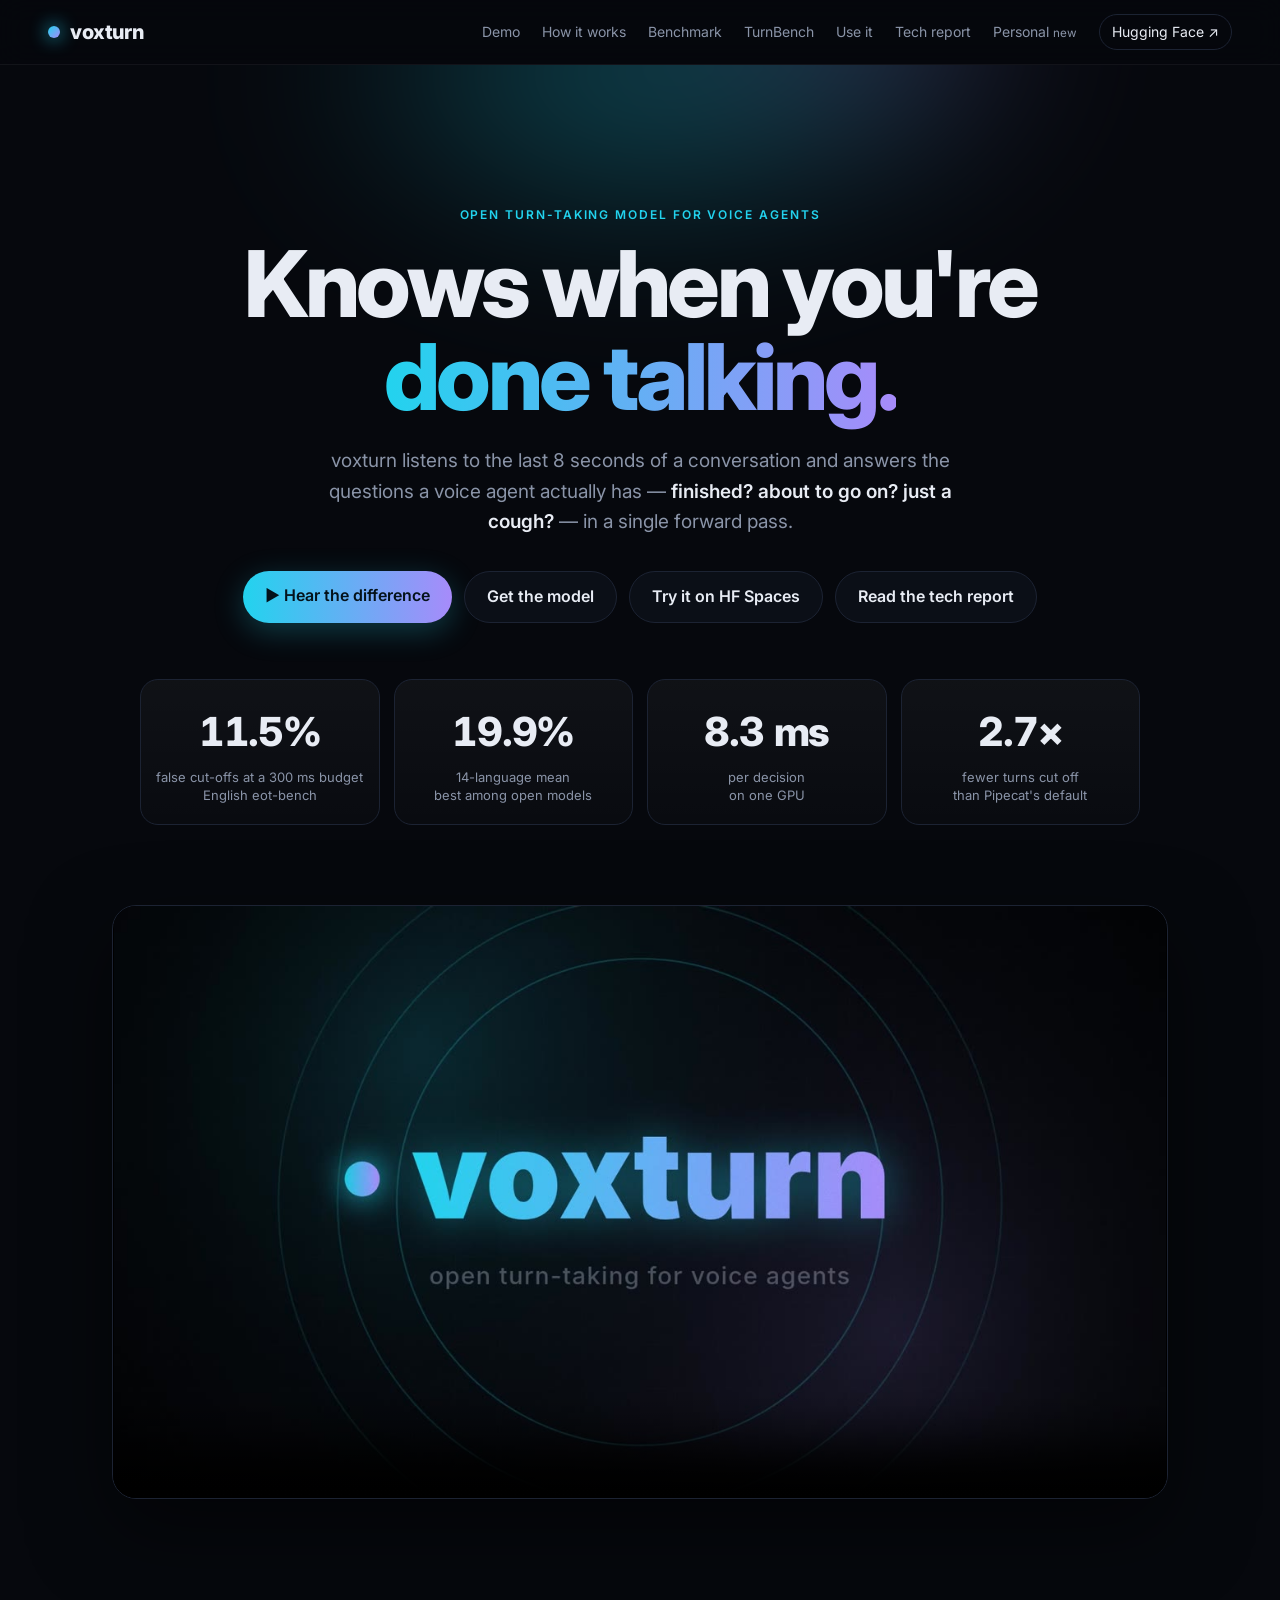
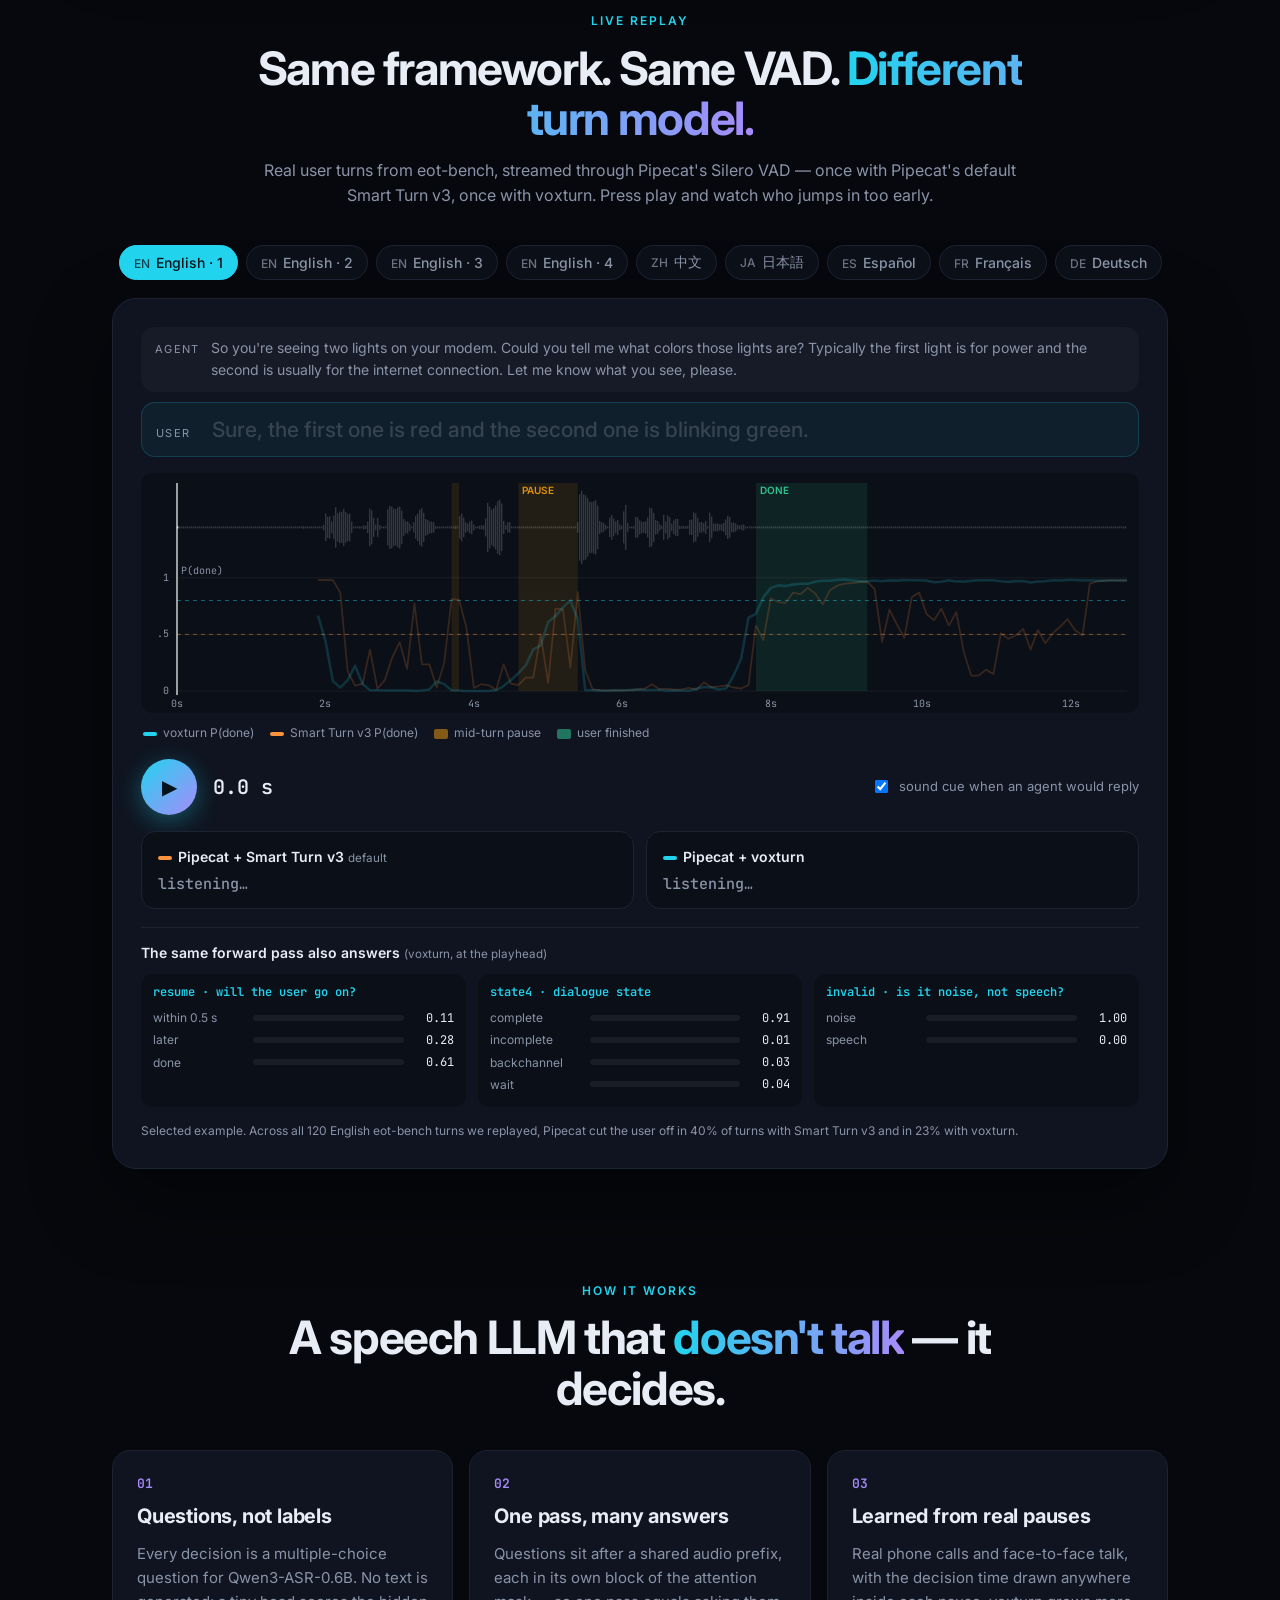
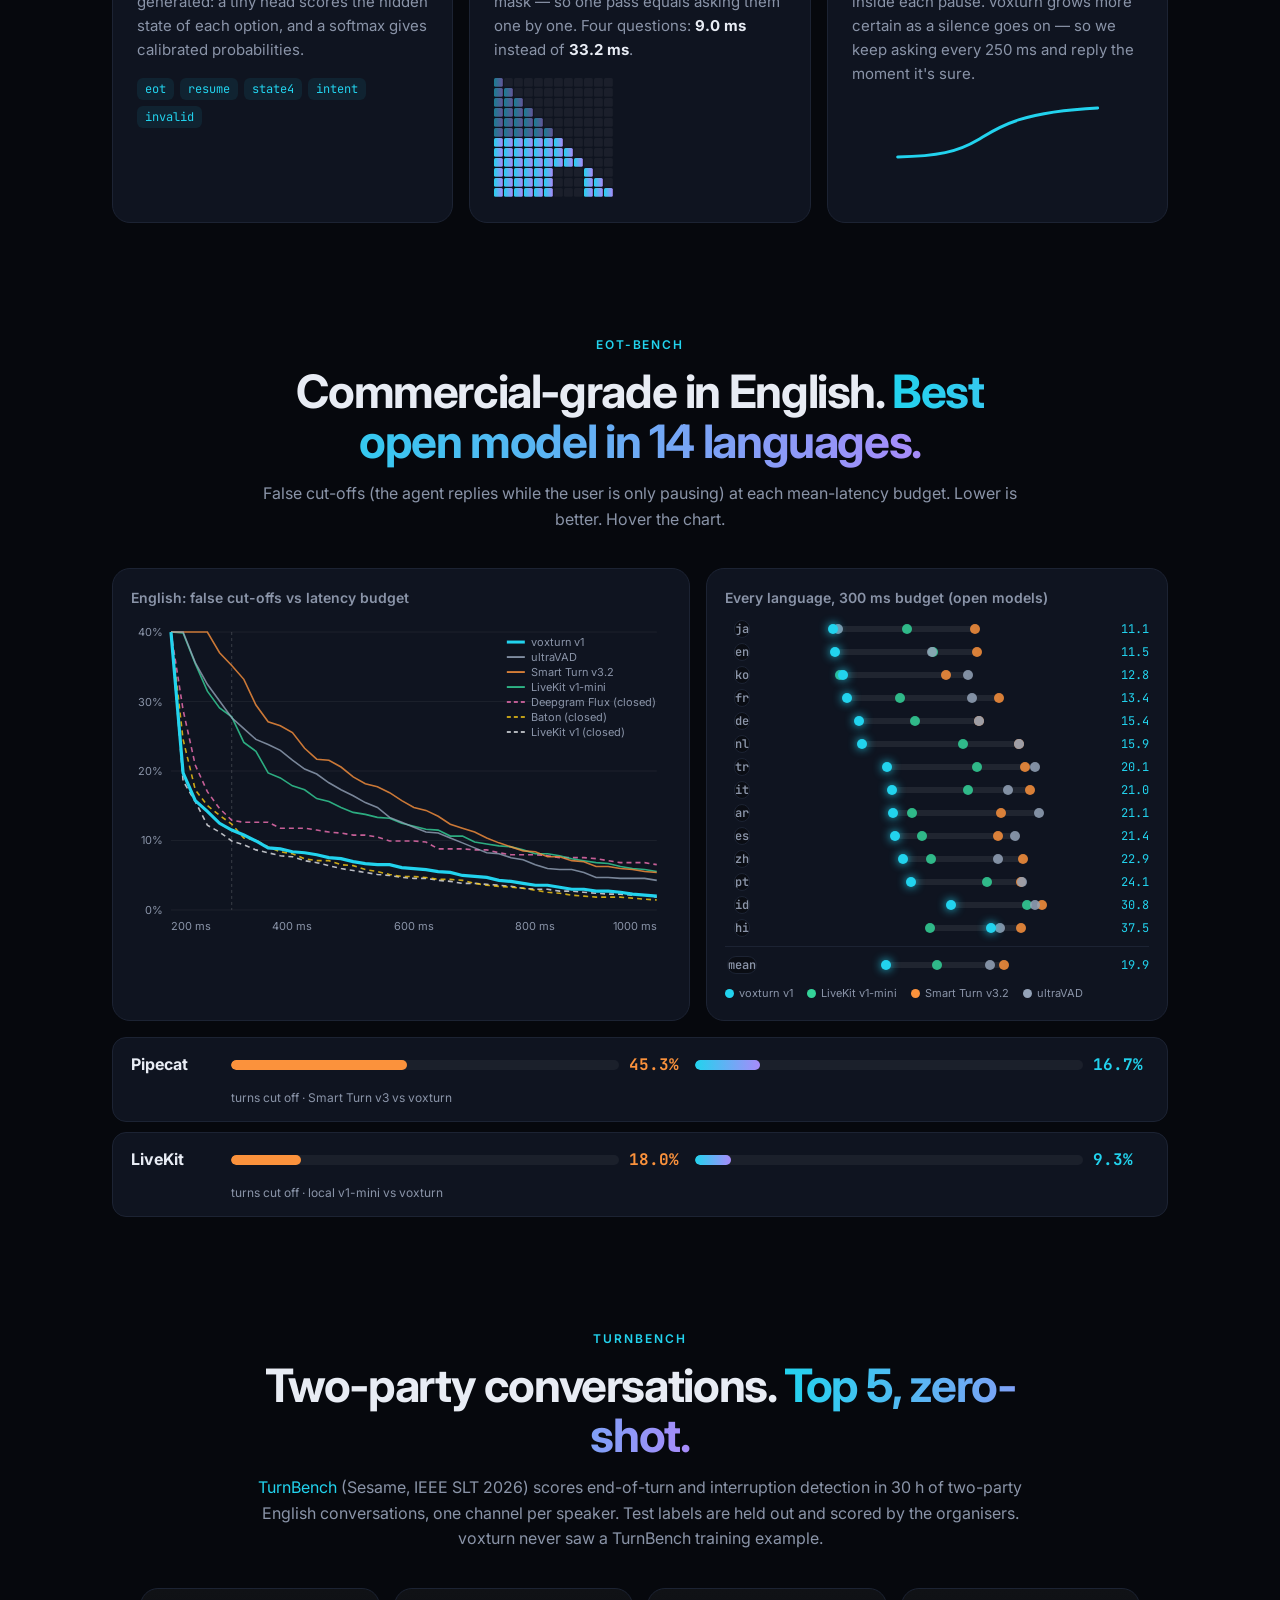
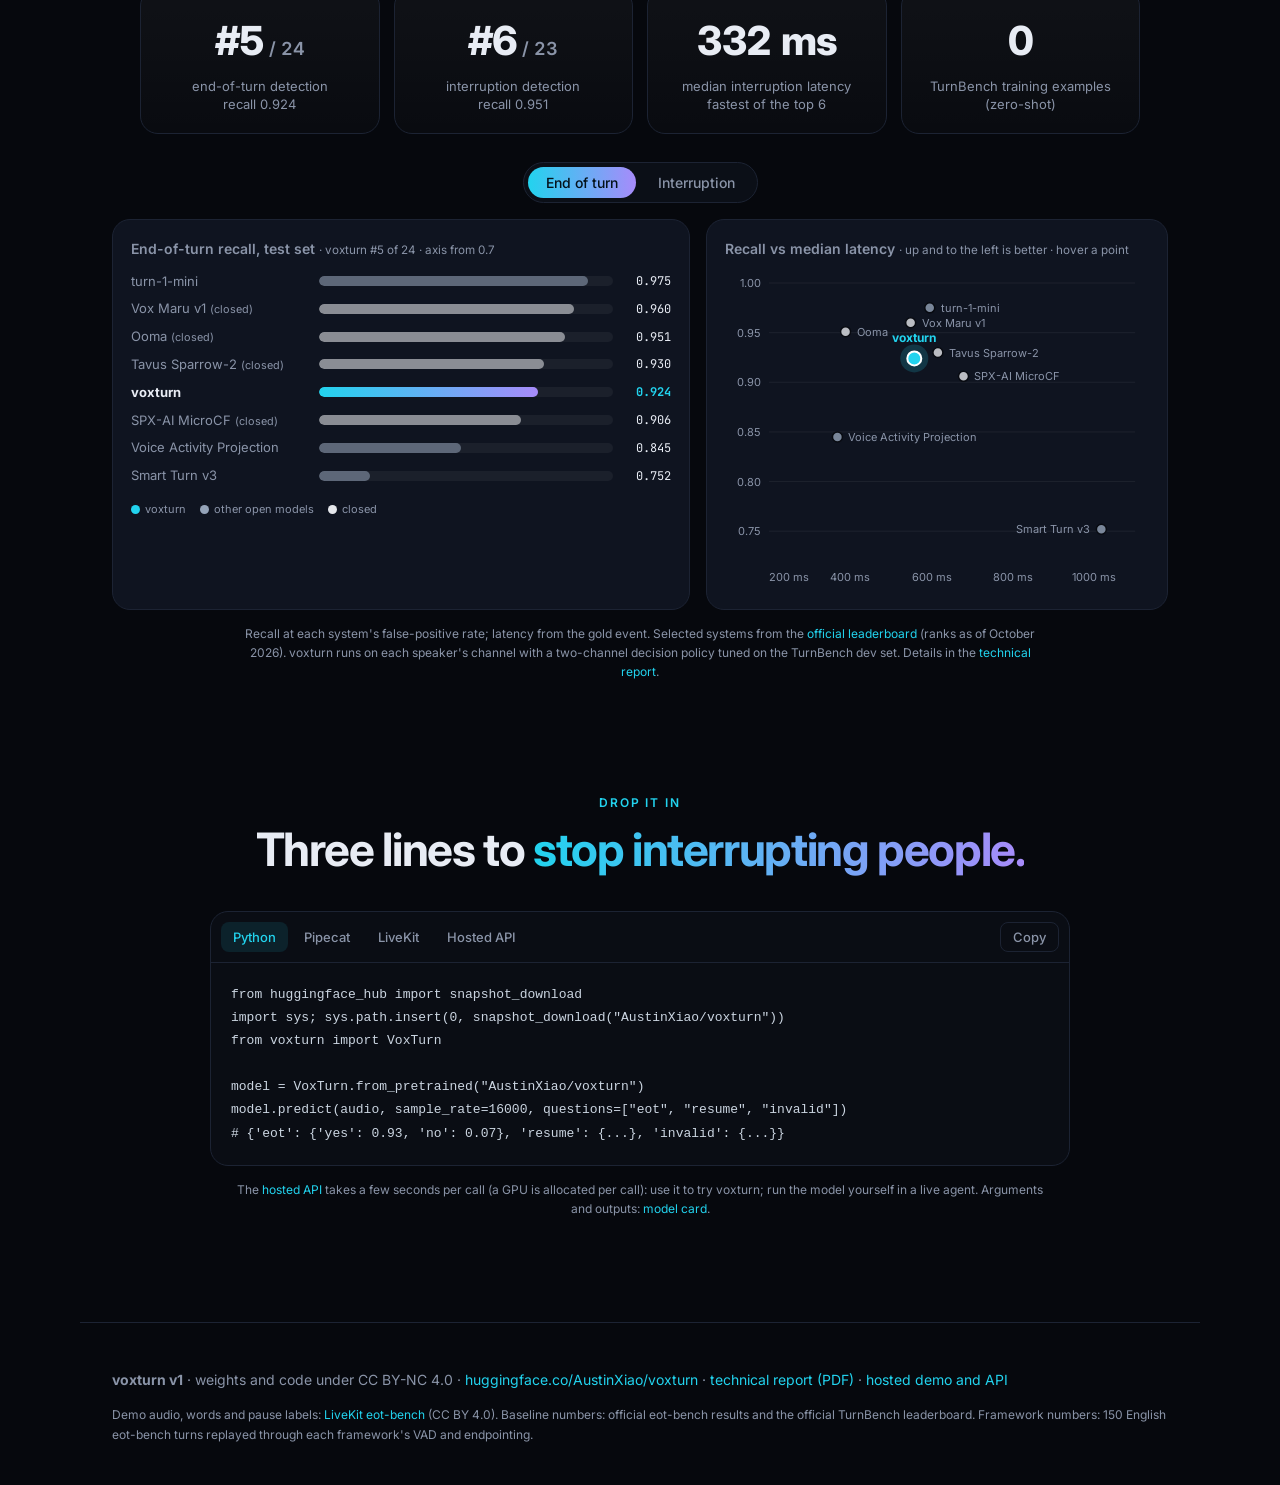
<file: index.html>
<!doctype html>
<html lang="en">
<head>
<meta charset="utf-8">
<meta name="viewport" content="width=device-width, initial-scale=1">
<title>voxturn — knows when you're done talking</title>
<meta name="description" content="voxturn: an open audio turn-taking model for voice agents. Answers several turn-taking questions in one forward pass, in 8 ms.">
<meta property="og:title" content="voxturn — knows when you're done talking">
<meta property="og:description" content="Open turn-taking model for voice agents: fewer interruptions, faster replies, 14 languages, 8 ms per decision.">
<link rel="preconnect" href="https://fonts.googleapis.com">
<link rel="preconnect" href="https://fonts.gstatic.com" crossorigin>
<link href="https://fonts.googleapis.com/css2?family=Inter:wght@400;500;600;700;800&family=JetBrains+Mono:wght@400;600&display=swap" rel="stylesheet">
<link rel="icon" href="data:image/svg+xml,%3Csvg xmlns=%22http://www.w3.org/2000/svg%22 viewBox=%220 0 32 32%22%3E%3Cdefs%3E%3ClinearGradient id=%22g%22 x2=%221%22 y2=%221%22%3E%3Cstop stop-color=%22%2322d3ee%22/%3E%3Cstop offset=%221%22 stop-color=%22%23a78bfa%22/%3E%3C/linearGradient%3E%3C/defs%3E%3Ccircle cx=%2216%22 cy=%2216%22 r=%2212%22 fill=%22url(%23g)%22/%3E%3C/svg%3E">
<link rel="stylesheet" href="style.css?v=20261015">
</head>
<body>
<header class="nav">
  <a class="brand" href="#top"><span class="dot"></span>voxturn</a>
  <nav>
    <a href="#demo">Demo</a><a href="#how">How it works</a><a href="#bench">Benchmark</a><a href="#turnbench">TurnBench</a><a href="#use">Use it</a><a href="tech_report.pdf" target="_blank" rel="noopener">Tech report</a><a href="personal/">Personal <small>new</small></a>
    <a class="pill" href="https://huggingface.co/AustinXiao/voxturn" target="_blank" rel="noopener">Hugging Face ↗</a>
  </nav>
</header>

<main id="top">
<section class="hero">
  <div class="glow"></div>
  <p class="eyebrow">Open turn-taking model for voice agents</p>
  <h1>Knows when you're<br><span class="grad">done talking.</span></h1>
  <p class="lede">voxturn listens to the last 8&nbsp;seconds of a conversation and answers the questions a voice agent
    actually has — <em>finished?</em> <em>about to go on?</em> <em>just a cough?</em> — in a single forward pass.</p>
  <div class="cta">
    <a class="btn primary" href="#demo">▶ Hear the difference</a>
    <a class="btn" href="https://huggingface.co/AustinXiao/voxturn" target="_blank" rel="noopener">Get the model</a>
    <a class="btn" href="https://huggingface.co/spaces/AustinXiao/voxturn-demo" target="_blank" rel="noopener">Try it on HF Spaces</a>
    <a class="btn" href="tech_report.pdf" target="_blank" rel="noopener">Read the tech report</a>
  </div>
  <div class="stats">
    <div class="stat"><b data-count="11.5" data-suffix="%">11.5%</b><span>false cut-offs at a 300&nbsp;ms budget<br>English eot-bench</span></div>
    <div class="stat"><b data-count="19.9" data-suffix="%">19.9%</b><span>14-language mean<br>best among open models</span></div>
    <div class="stat"><b data-count="8.3" data-suffix=" ms">8.3 ms</b><span>per decision<br>on one GPU</span></div>
    <div class="stat"><b data-count="2.7" data-suffix="×">2.7×</b><span>fewer turns cut off<br>than Pipecat's default</span></div>
  </div>
</section>

<section class="section film">
  <video controls preload="none" poster="poster.jpg" playsinline>
    <source src="voxturn.mp4" type="video/mp4">
  </video>
</section>

<section id="demo" class="section">
  <div class="section-head">
    <p class="eyebrow">Live replay</p>
    <h2>Same framework. Same VAD. <span class="grad">Different turn model.</span></h2>
    <p class="sub">Real user turns from eot-bench, streamed through Pipecat's Silero VAD — once with Pipecat's default
      Smart Turn v3, once with voxturn. Press play and watch who jumps in too early.</p>
  </div>

  <div class="chips" id="chips"></div>

  <div class="player">
    <div class="convo">
      <div class="bubble agent" id="agentLine"><span class="who">Agent</span><span id="agentText"></span></div>
      <div class="bubble user"><span class="who">User</span><span id="caption" class="caption"></span></div>
    </div>

    <div class="timeline-wrap">
      <canvas id="timeline" aria-label="Waveform, pauses and end-of-turn probabilities over time"></canvas>
      <div class="legend">
        <span><i class="sw vox"></i>voxturn P(done)</span>
        <span><i class="sw st"></i>Smart Turn v3 P(done)</span>
        <span><i class="sw hold"></i>mid-turn pause</span>
        <span><i class="sw end"></i>user finished</span>
      </div>
    </div>

    <div class="controls">
      <button id="play" class="play" aria-label="Play">▶</button>
      <div class="time"><span id="tnow">0.0</span> s</div>
      <label class="toggle"><input type="checkbox" id="cues" checked> sound cue when an agent would reply</label>
    </div>

    <div class="lanes">
      <div class="lane" id="laneST">
        <div class="lane-name"><i class="sw st"></i>Pipecat + Smart Turn v3 <small>default</small></div>
        <div class="lane-status" id="statusST">listening…</div>
      </div>
      <div class="lane" id="laneVX">
        <div class="lane-name"><i class="sw vox"></i>Pipecat + voxturn</div>
        <div class="lane-status" id="statusVX">listening…</div>
      </div>
    </div>

    <div class="multi">
      <p class="multi-title">The same forward pass also answers <small>(voxturn, at the playhead)</small></p>
      <div class="qgrid" id="qgrid"></div>
    </div>
    <p class="fine" id="scanNote"></p>
  </div>
</section>

<section id="how" class="section">
  <div class="section-head">
    <p class="eyebrow">How it works</p>
    <h2>A speech LLM that <span class="grad">doesn't talk</span> — it decides.</h2>
  </div>
  <div class="cards">
    <div class="card">
      <div class="card-num">01</div>
      <h3>Questions, not labels</h3>
      <p>Every decision is a multiple-choice question for Qwen3-ASR-0.6B. No text is generated: a tiny head scores the
        hidden state of each option, and a softmax gives calibrated probabilities.</p>
      <div class="qlist"><code>eot</code><code>resume</code><code>state4</code><code>intent</code><code>invalid</code></div>
    </div>
    <div class="card">
      <div class="card-num">02</div>
      <h3>One pass, many answers</h3>
      <p>Questions sit after a shared audio prefix, each in its own block of the attention mask — so one pass equals
        asking them one by one. Four questions: <b>9.0&nbsp;ms</b> instead of <b>33.2&nbsp;ms</b>.</p>
      <svg class="mask" viewBox="0 0 120 120" aria-hidden="true">
        <defs><linearGradient id="mg" x1="0" x2="1"><stop offset="0" stop-color="#22d3ee"/><stop offset="1" stop-color="#a78bfa"/></linearGradient></defs>
        <g id="maskcells"></g>
      </svg>
    </div>
    <div class="card">
      <div class="card-num">03</div>
      <h3>Learned from real pauses</h3>
      <p>Real phone calls and face-to-face talk, with the decision time drawn anywhere inside each pause. voxturn grows
        more certain as a silence goes on — so we keep asking every 250&nbsp;ms and reply the moment it's sure.</p>
      <div class="mini-curve"><svg viewBox="0 0 200 60" aria-hidden="true"><path d="M0,55 C40,54 60,50 80,38 S120,10 200,6" /></svg></div>
    </div>
  </div>
</section>

<section id="bench" class="section">
  <div class="section-head">
    <p class="eyebrow">eot-bench</p>
    <h2>Commercial-grade in English. <span class="grad">Best open model in 14 languages.</span></h2>
    <p class="sub">False cut-offs (the agent replies while the user is only pausing) at each mean-latency budget.
      Lower is better. Hover the chart.</p>
  </div>
  <div class="bench-grid">
    <div class="panel"><h4>English: false cut-offs vs latency budget</h4><svg id="curve" class="chart"></svg></div>
    <div class="panel"><h4>Every language, 300&nbsp;ms budget (open models)</h4><div id="langs" class="langs"></div></div>
  </div>
  <div class="frameworks">
    <div class="fw"><span class="fw-name">Pipecat</span><span class="fw-bar"><i style="--w:45.3%" class="st"></i></span><b>45.3%</b><span class="fw-bar"><i style="--w:16.7%" class="vox"></i></span><b class="v">16.7%</b><small>turns cut off · Smart Turn v3 vs voxturn</small></div>
    <div class="fw"><span class="fw-name">LiveKit</span><span class="fw-bar"><i style="--w:18%" class="st"></i></span><b>18.0%</b><span class="fw-bar"><i style="--w:9.3%" class="vox"></i></span><b class="v">9.3%</b><small>turns cut off · local v1-mini vs voxturn</small></div>
  </div>
</section>

<section id="turnbench" class="section">
  <div class="section-head">
    <p class="eyebrow">TurnBench</p>
    <h2>Two-party conversations. <span class="grad">Top 5, zero-shot.</span></h2>
    <p class="sub"><a href="https://turnbench.sesame.com/models/voxturn" target="_blank" rel="noopener">TurnBench</a>
      (Sesame, IEEE SLT 2026) scores end-of-turn and interruption detection in 30&nbsp;h of two-party English
      conversations, one channel per speaker. Test labels are held out and scored by the organisers. voxturn never saw
      a TurnBench training example.</p>
  </div>
  <div class="stats tb-stats">
    <div class="stat"><b>#5<small> / 24</small></b><span>end-of-turn detection<br>recall 0.924</span></div>
    <div class="stat"><b>#6<small> / 23</small></b><span>interruption detection<br>recall 0.951</span></div>
    <div class="stat"><b>332 ms</b><span>median interruption latency<br>fastest of the top 6</span></div>
    <div class="stat"><b>0</b><span>TurnBench training examples<br>(zero-shot)</span></div>
  </div>
  <div class="seg" role="tablist" aria-label="TurnBench task">
    <button class="seg-btn on" data-task="eot" role="tab">End of turn</button>
    <button class="seg-btn" data-task="int" role="tab">Interruption</button>
  </div>
  <div class="bench-grid tb-grid">
    <div class="panel"><h4 id="tbRankTitle">Recall on the test set</h4><div id="tbRank" class="tbrank"></div></div>
    <div class="panel"><h4>Recall vs median latency <small>· up and to the left is better · hover a point</small></h4><svg id="tbScatter" class="chart"></svg></div>
  </div>
  <p class="fine tb-note">Recall at each system's false-positive rate; latency from the gold event. Selected systems from the
    <a href="https://turnbench.sesame.com/models/voxturn" target="_blank" rel="noopener">official leaderboard</a> (ranks as of
    October 2026). voxturn runs on each speaker's channel with a two-channel decision policy tuned on the TurnBench dev set.
    Details in the <a href="tech_report.pdf" target="_blank" rel="noopener">technical report</a>.</p>
</section>

<section id="use" class="section">
  <div class="section-head">
    <p class="eyebrow">Drop it in</p>
    <h2>Three lines to <span class="grad">stop interrupting people.</span></h2>
  </div>
  <div class="code">
    <div class="tabs" role="tablist">
      <button class="tab on" data-tab="py">Python</button><button class="tab" data-tab="pipecat">Pipecat</button><button class="tab" data-tab="livekit">LiveKit</button><button class="tab" data-tab="api">Hosted API</button>
      <button class="copy" id="copy">Copy</button>
    </div>
<pre data-tab="py" class="on"><code>from huggingface_hub import snapshot_download
import sys; sys.path.insert(0, snapshot_download("AustinXiao/voxturn"))
from voxturn import VoxTurn

model = VoxTurn.from_pretrained("AustinXiao/voxturn")
model.predict(audio, sample_rate=16000, questions=["eot", "resume", "invalid"])
# {'eot': {'yes': 0.93, 'no': 0.07}, 'resume': {...}, 'invalid': {...}}</code></pre>
<pre data-tab="pipecat"><code>from pipecat_voxturn import VoxTurnAnalyzer
from pipecat.turns.user_stop import TurnAnalyzerUserTurnStopStrategy
from pipecat.turns.user_turn_strategies import UserTurnStrategies

strategies = UserTurnStrategies(stop=[TurnAnalyzerUserTurnStopStrategy(turn_analyzer=VoxTurnAnalyzer())])</code></pre>
<pre data-tab="livekit"><code>from livekit_voxturn import VoxTurnDetector
from livekit.agents import AgentSession
from livekit.plugins import silero

session = AgentSession(vad=silero.VAD.load(min_silence_duration=0.3),
                       turn_handling={"turn_detection": VoxTurnDetector()})</code></pre>
<pre data-tab="api"><code># no GPU: the hosted demo on Hugging Face Spaces (pip install gradio_client)
from gradio_client import Client, handle_file

client = Client("AustinXiao/voxturn-demo")
client.predict(handle_file("turn_so_far.wav"), "English", "", False, api_name="/decide")
# {'eot': {'yes': 0.97, 'no': 0.03}, 'resume': {...}, 'state4': {...}, 'invalid': {...}}

plot, scores = client.predict(handle_file("turn.wav"), "English", 0.8, api_name="/timeline")
scores["reply_at"], scores["p_eot"]        # when an agent would reply; P(end of turn) every 100 ms</code></pre>
  </div>
  <p class="fine tb-note">The <a href="https://huggingface.co/spaces/AustinXiao/voxturn-demo" target="_blank" rel="noopener">hosted API</a>
    takes a few seconds per call (a GPU is allocated per call): use it to try voxturn; run the model yourself in a live agent.
    Arguments and outputs: <a href="https://huggingface.co/AustinXiao/voxturn#hosted-api-no-gpu-needed" target="_blank" rel="noopener">model card</a>.</p>
</section>
</main>

<footer>
  <p><b>voxturn v1</b> · weights and code under CC BY-NC 4.0 ·
    <a href="https://huggingface.co/AustinXiao/voxturn" target="_blank" rel="noopener">huggingface.co/AustinXiao/voxturn</a> ·
    <a href="tech_report.pdf" target="_blank" rel="noopener">technical report (PDF)</a> ·
    <a href="https://huggingface.co/spaces/AustinXiao/voxturn-demo" target="_blank" rel="noopener">hosted demo and API</a></p>
  <p class="fine">Demo audio, words and pause labels: <a href="https://huggingface.co/datasets/livekit/eot-bench-data" target="_blank" rel="noopener">LiveKit eot-bench</a> (CC BY 4.0).
    Baseline numbers: official eot-bench results and the official TurnBench leaderboard. Framework numbers: 150 English eot-bench turns replayed through each framework's VAD and endpointing.</p>
</footer>
<script src="app.js?v=20261015"></script>
</body>
</html>
</file>
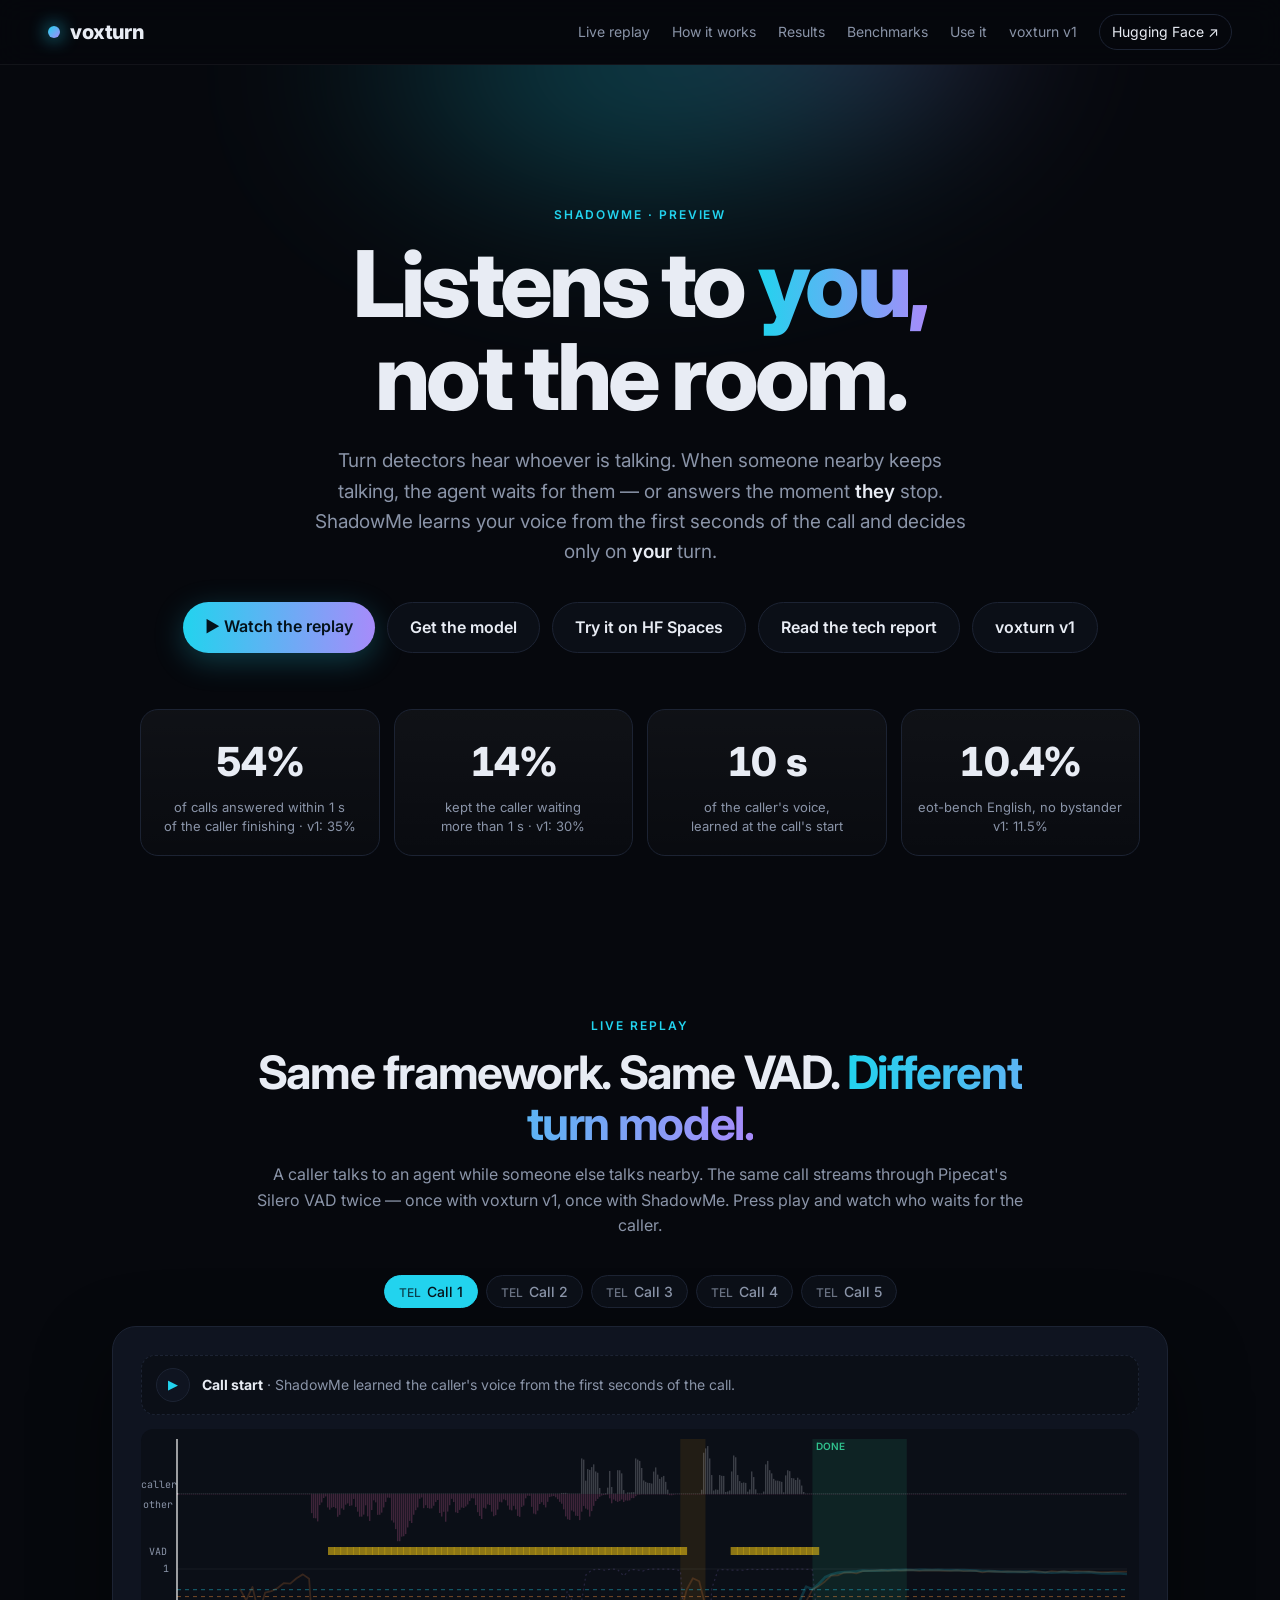
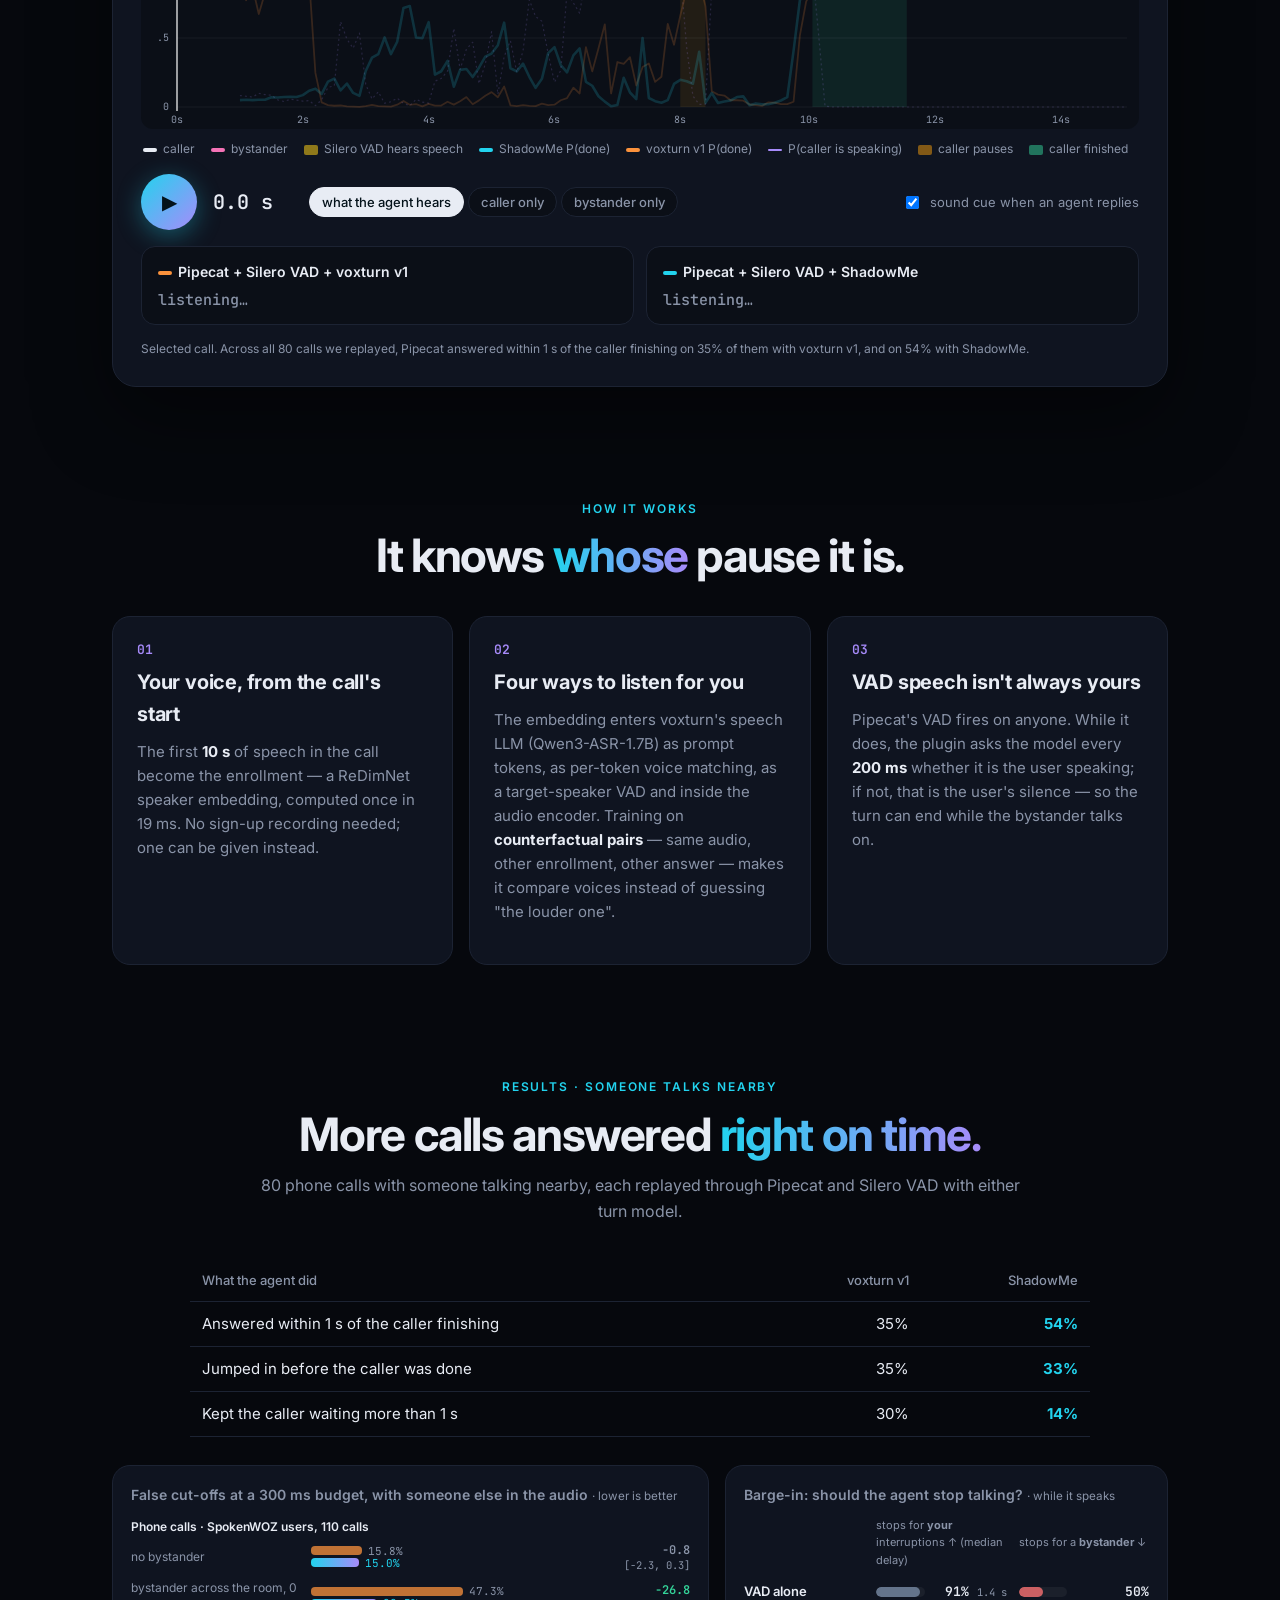
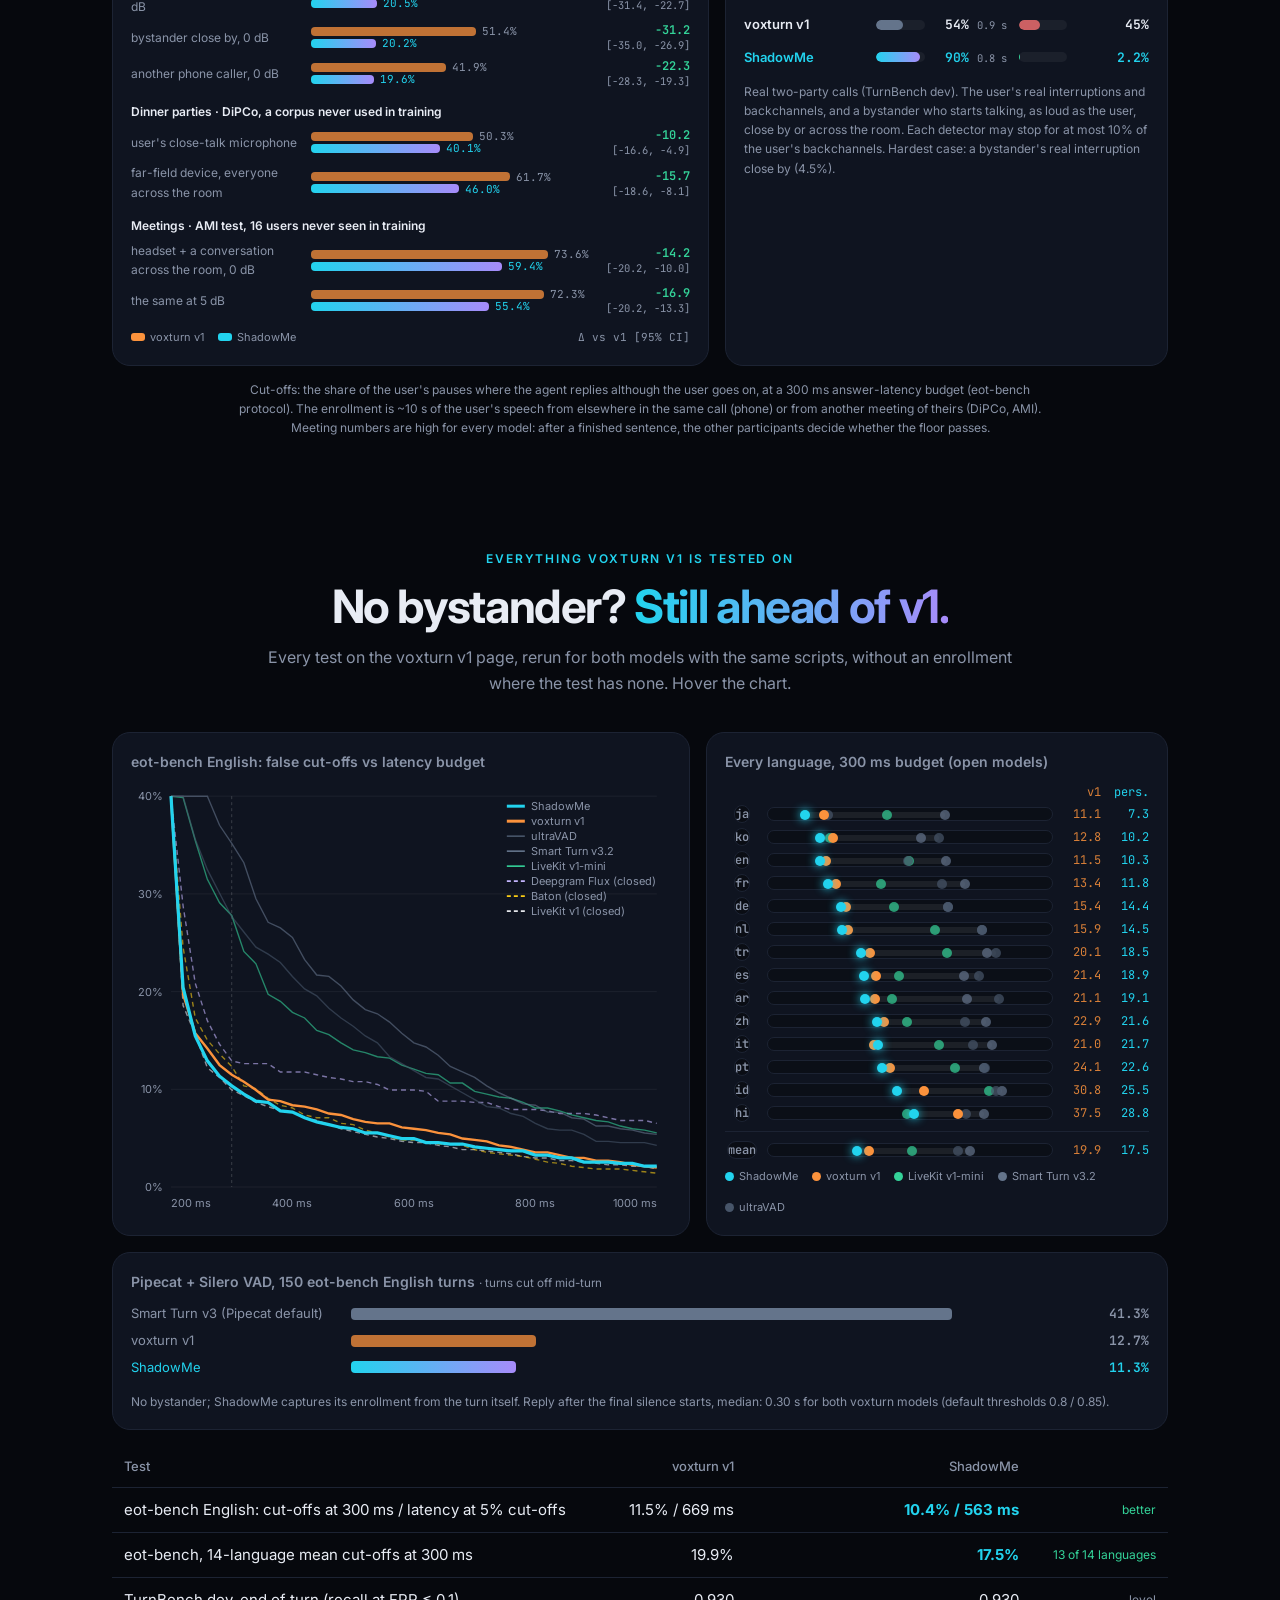
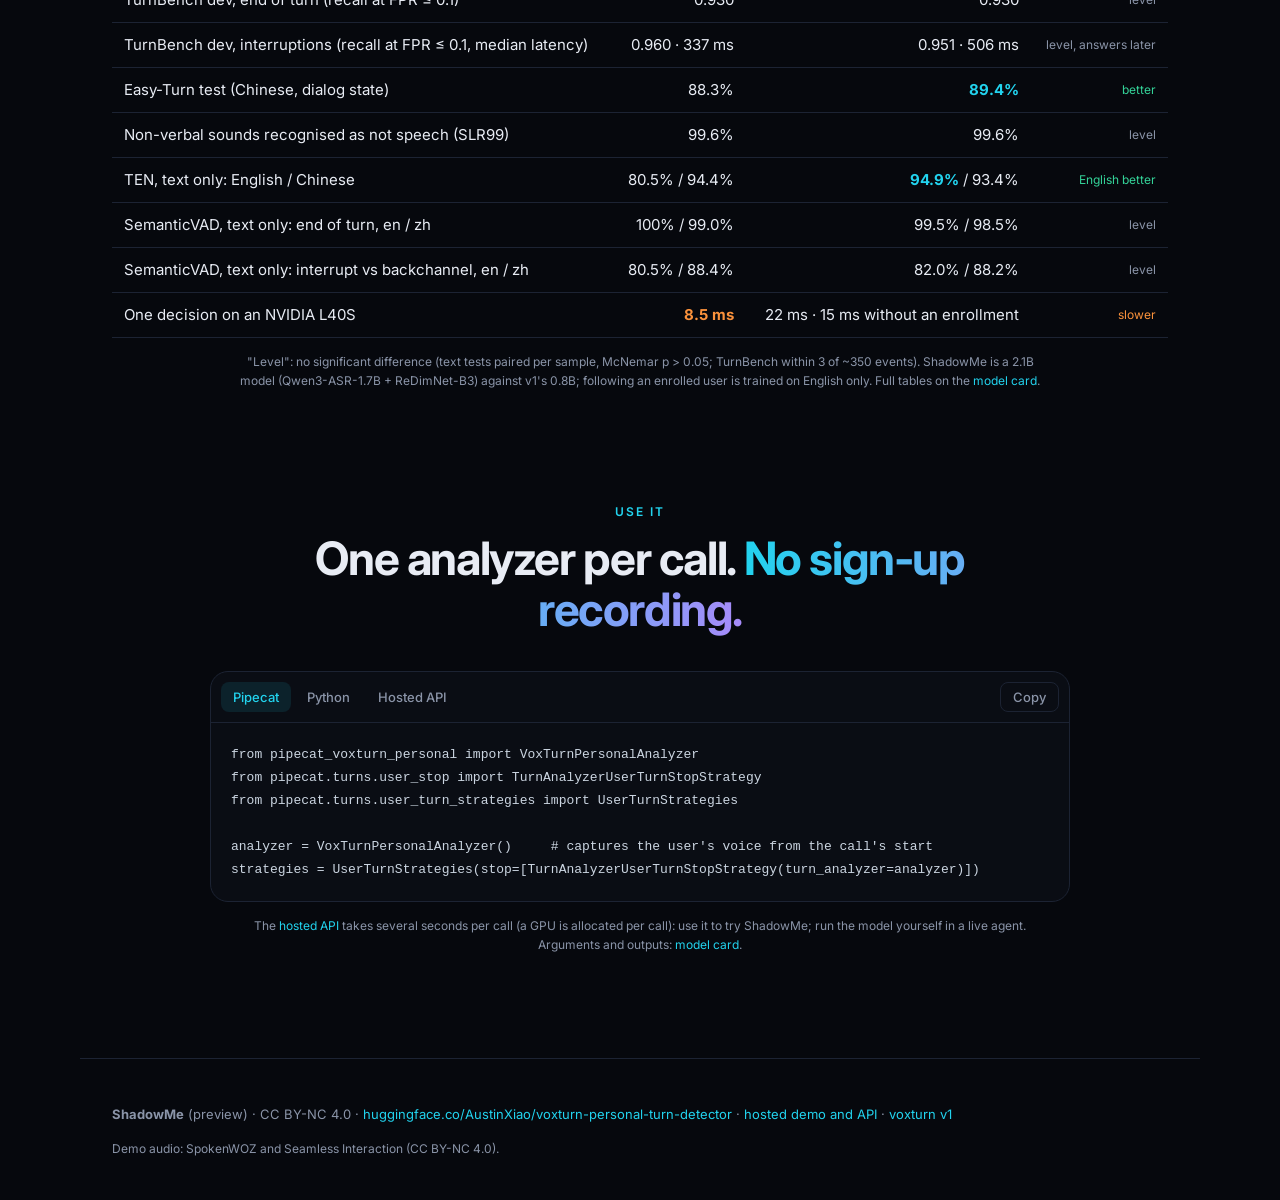
<file: personal/index.html>
<!doctype html>
<html lang="en">
<head>
<meta charset="utf-8">
<meta name="viewport" content="width=device-width, initial-scale=1">
<title>ShadowMe — turn-taking that listens only to you, not the room</title>
<meta name="description" content="ShadowMe: a speaker-aware turn detector for voice agents. End-of-turn and barge-in detection that follows your voice, not the room. Live replay in Pipecat against voxturn v1.">
<meta property="og:title" content="ShadowMe — listens to you, not the room">
<meta property="og:description" content="Same framework, same VAD, different turn model: ShadowMe waits for the user, not for the people around them.">
<link rel="preconnect" href="https://fonts.googleapis.com">
<link rel="preconnect" href="https://fonts.gstatic.com" crossorigin>
<link href="https://fonts.googleapis.com/css2?family=Inter:wght@400;500;600;700;800&family=JetBrains+Mono:wght@400;600&display=swap" rel="stylesheet">
<link rel="icon" href="data:image/svg+xml,%3Csvg xmlns=%22http://www.w3.org/2000/svg%22 viewBox=%220 0 32 32%22%3E%3Cdefs%3E%3ClinearGradient id=%22g%22 x2=%221%22 y2=%221%22%3E%3Cstop stop-color=%22%2322d3ee%22/%3E%3Cstop offset=%221%22 stop-color=%22%23a78bfa%22/%3E%3C/linearGradient%3E%3C/defs%3E%3Ccircle cx=%2216%22 cy=%2216%22 r=%2212%22 fill=%22url(%23g)%22/%3E%3C/svg%3E">
<link rel="stylesheet" href="../style.css?v=20261015">
<link rel="stylesheet" href="personal.css?v=20261030">
</head>
<body>
<header class="nav">
  <a class="brand" href="../"><span class="dot"></span>voxturn</a>
  <nav>
    <a href="#demo">Live replay</a><a href="#how">How it works</a><a href="#results">Results</a><a href="#bench">Benchmarks</a><a href="#use">Use it</a>
    <a href="../">voxturn v1</a>
    <a class="pill" href="https://huggingface.co/AustinXiao/voxturn-personal-turn-detector" target="_blank" rel="noopener">Hugging Face ↗</a>
  </nav>
</header>

<main id="top">
<section class="hero">
  <div class="glow"></div>
  <p class="eyebrow">ShadowMe · preview</p>
  <h1>Listens to <span class="grad">you,</span><br>not the room.</h1>
  <p class="lede">Turn detectors hear whoever is talking. When someone nearby keeps talking, the agent waits for
    them — or answers the moment <em>they</em> stop. ShadowMe learns your voice from the first seconds of the
    call and decides only on <em>your</em> turn.</p>
  <div class="cta">
    <a class="btn primary" href="#demo">▶ Watch the replay</a>
    <a class="btn" href="https://huggingface.co/AustinXiao/voxturn-personal-turn-detector" target="_blank" rel="noopener">Get the model</a>
    <a class="btn" href="https://huggingface.co/spaces/AustinXiao/voxturn-demo" target="_blank" rel="noopener">Try it on HF Spaces</a>
    <a class="btn" href="../shadowme_tech_report.pdf" target="_blank" rel="noopener">Read the tech report</a>
    <a class="btn" href="../">voxturn v1</a>
  </div>
  <div class="stats">
    <div class="stat"><b>54%</b><span>of calls answered within 1&nbsp;s<br>of the caller finishing · v1: 35%</span></div>
    <div class="stat"><b>14%</b><span>kept the caller waiting<br>more than 1&nbsp;s · v1: 30%</span></div>
    <div class="stat"><b>10 s</b><span>of the caller's voice,<br>learned at the call's start</span></div>
    <div class="stat"><b>10.4%</b><span>eot-bench English, no bystander<br>v1: 11.5%</span></div>
  </div>
</section>

<section id="demo" class="section">
  <div class="section-head">
    <p class="eyebrow">Live replay</p>
    <h2>Same framework. Same VAD. <span class="grad">Different turn model.</span></h2>
    <p class="sub">A caller talks to an agent while someone else talks nearby. The same call streams through Pipecat's
      Silero VAD twice — once with voxturn v1, once with ShadowMe. Press play and watch who waits for the caller.</p>
  </div>

  <div class="chips" id="chips"></div>

  <div class="player">
    <div class="enroll" id="enroll">
      <button class="mini" id="playOpening" aria-label="Play the call start">▶</button>
      <div><b>Call start</b> <span id="enrollText"></span></div>
    </div>

    <div class="timeline-wrap">
      <canvas id="timeline" aria-label="User and bystander waveforms, VAD, pauses and end-of-turn probabilities over time"></canvas>
      <div class="legend">
        <span><i class="sw user"></i>caller</span>
        <span><i class="sw bys"></i>bystander</span>
        <span><i class="sw vad"></i>Silero VAD hears speech</span>
        <span><i class="sw vox"></i>ShadowMe P(done)</span>
        <span><i class="sw st"></i>voxturn v1 P(done)</span>
        <span><i class="sw pu"></i>P(caller is speaking)</span>
        <span><i class="sw hold"></i>caller pauses</span>
        <span><i class="sw end"></i>caller finished</span>
      </div>
    </div>

    <div class="controls">
      <button id="play" class="play" aria-label="Play">▶</button>
      <div class="time"><span id="tnow">0.0</span> s</div>
      <div class="tracks" role="radiogroup" aria-label="What to listen to">
        <button class="track on" data-track="mix">what the agent hears</button>
        <button class="track" data-track="user">caller only</button>
        <button class="track" data-track="bystander">bystander only</button>
      </div>
      <label class="toggle"><input type="checkbox" id="cues" checked> sound cue when an agent replies</label>
    </div>

    <div class="lanes">
      <div class="lane" id="laneV1">
        <div class="lane-name"><i class="sw st"></i>Pipecat + Silero VAD + voxturn v1</div>
        <div class="lane-status" id="statusV1">listening…</div>
      </div>
      <div class="lane" id="lanePE">
        <div class="lane-name"><i class="sw vox"></i>Pipecat + Silero VAD + ShadowMe</div>
        <div class="lane-status" id="statusPE">listening…</div>
      </div>
    </div>
    <p class="fine" id="scanNote"></p>
  </div>
</section>

<section id="how" class="section">
  <div class="section-head">
    <p class="eyebrow">How it works</p>
    <h2>It knows <span class="grad">whose</span> pause it is.</h2>
  </div>
  <div class="cards">
    <div class="card">
      <div class="card-num">01</div>
      <h3>Your voice, from the call's start</h3>
      <p>The first <b>10&nbsp;s</b> of speech in the call become the enrollment — a ReDimNet speaker embedding, computed
        once in 19&nbsp;ms. No sign-up recording needed; one can be given instead.</p>
    </div>
    <div class="card">
      <div class="card-num">02</div>
      <h3>Four ways to listen for you</h3>
      <p>The embedding enters voxturn's speech LLM (Qwen3-ASR-1.7B) as prompt tokens, as per-token voice matching, as a
        target-speaker VAD and inside the audio encoder. Training on <b>counterfactual pairs</b> — same audio, other
        enrollment, other answer — makes it compare voices instead of guessing "the louder one".</p>
    </div>
    <div class="card">
      <div class="card-num">03</div>
      <h3>VAD speech isn't always yours</h3>
      <p>Pipecat's VAD fires on anyone. While it does, the plugin asks the model every <b>200&nbsp;ms</b> whether it is
        the user speaking; if not, that is the user's silence — so the turn can end while the bystander talks on.</p>
    </div>
  </div>
</section>

<section id="results" class="section">
  <div class="section-head">
    <p class="eyebrow">Results · someone talks nearby</p>
    <h2>More calls answered <span class="grad">right on time.</span></h2>
    <p class="sub">80 phone calls with someone talking nearby, each replayed through Pipecat and Silero VAD with
      either turn model.</p>
  </div>
  <div class="rtable">
    <table>
      <thead><tr><th>What the agent did</th><th>voxturn v1</th><th>ShadowMe</th></tr></thead>
      <tbody>
        <tr><td>Answered within 1 s of the caller finishing</td><td>35%</td><td><b>54%</b></td></tr>
        <tr><td>Jumped in before the caller was done</td><td>35%</td><td><b>33%</b></td></tr>
        <tr><td>Kept the caller waiting more than 1 s</td><td>30%</td><td><b>14%</b></td></tr>
      </tbody>
    </table>
  </div>

  <div class="bench-grid pgrid">
    <div class="panel">
      <h4>False cut-offs at a 300&nbsp;ms budget, with someone else in the audio <small>· lower is better</small></h4>
      <div id="pairs"></div>
      <div class="key"><span><i class="sw st"></i>voxturn v1</span><span><i class="sw vox"></i>ShadowMe</span><span class="dk">Δ vs v1 [95% CI]</span></div>
    </div>
    <div class="panel">
      <h4>Barge-in: should the agent stop talking? <small>· while it speaks</small></h4>
      <div id="barge"></div>
      <p class="fine">Real two-party calls (TurnBench dev). The user's real interruptions and backchannels, and a bystander
        who starts talking, as loud as the user, close by or across the room. Each detector may stop for at most 10% of the
        user's backchannels. Hardest case: a bystander's real interruption close by (4.5%).</p>
    </div>
  </div>
  <p class="fine tb-note">Cut-offs: the share of the user's pauses where the agent replies although the user goes on, at
    a 300&nbsp;ms answer-latency budget (eot-bench protocol). The enrollment is ~10&nbsp;s of the user's speech from elsewhere
    in the same call (phone) or from another meeting of theirs (DiPCo, AMI). Meeting numbers are high for every model: after a
    finished sentence, the other participants decide whether the floor passes.</p>
</section>

<section id="bench" class="section">
  <div class="section-head">
    <p class="eyebrow">Everything voxturn v1 is tested on</p>
    <h2>No bystander? <span class="grad">Still ahead of v1.</span></h2>
    <p class="sub">Every test on the voxturn v1 page, rerun for both models with the same scripts, without an enrollment
      where the test has none. Hover the chart.</p>
  </div>
  <div class="bench-grid">
    <div class="panel"><h4>eot-bench English: false cut-offs vs latency budget</h4><svg id="curve" class="chart"></svg></div>
    <div class="panel"><h4>Every language, 300&nbsp;ms budget (open models)</h4><div id="langs" class="langs"></div></div>
  </div>
  <div class="panel pipe">
    <h4>Pipecat + Silero VAD, 150 eot-bench English turns <small>· turns cut off mid-turn</small></h4>
    <div id="pipe"></div>
  </div>
  <div class="rtable vtable">
    <table>
      <thead><tr><th>Test</th><th>voxturn v1</th><th>ShadowMe</th><th></th></tr></thead>
      <tbody>
        <tr><td>eot-bench English: cut-offs at 300 ms / latency at 5% cut-offs</td><td>11.5% / 669 ms</td><td><b>10.4% / 563 ms</b></td><td class="up">better</td></tr>
        <tr><td>eot-bench, 14-language mean cut-offs at 300 ms</td><td>19.9%</td><td><b>17.5%</b></td><td class="up">13 of 14 languages</td></tr>
        <tr><td>TurnBench dev, end of turn (recall at FPR ≤ 0.1)</td><td>0.930</td><td>0.930</td><td>level</td></tr>
        <tr><td>TurnBench dev, interruptions (recall at FPR ≤ 0.1, median latency)</td><td>0.960 · 337 ms</td><td>0.951 · 506 ms</td><td>level, answers later</td></tr>
        <tr><td>Easy-Turn test (Chinese, dialog state)</td><td>88.3%</td><td><b>89.4%</b></td><td class="up">better</td></tr>
        <tr><td>Non-verbal sounds recognised as not speech (SLR99)</td><td>99.6%</td><td>99.6%</td><td>level</td></tr>
        <tr><td>TEN, text only: English / Chinese</td><td>80.5% / 94.4%</td><td><b>94.9%</b> / 93.4%</td><td class="up">English better</td></tr>
        <tr><td>SemanticVAD, text only: end of turn, en / zh</td><td>100% / 99.0%</td><td>99.5% / 98.5%</td><td>level</td></tr>
        <tr><td>SemanticVAD, text only: interrupt vs backchannel, en / zh</td><td>80.5% / 88.4%</td><td>82.0% / 88.2%</td><td>level</td></tr>
        <tr><td>One decision on an NVIDIA L40S</td><td><b class="o">8.5 ms</b></td><td>22 ms · 15 ms without an enrollment</td><td class="dn">slower</td></tr>
      </tbody>
    </table>
  </div>
  <p class="fine tb-note">"Level": no significant difference (text tests paired per sample, McNemar p &gt; 0.05; TurnBench within
    3 of ~350 events). ShadowMe is a 2.1B model (Qwen3-ASR-1.7B + ReDimNet-B3) against v1's 0.8B; following an
    enrolled user is trained on English only. Full tables on the
    <a href="https://huggingface.co/AustinXiao/voxturn-personal-turn-detector" target="_blank" rel="noopener">model card</a>.</p>
</section>

<section id="use" class="section">
  <div class="section-head">
    <p class="eyebrow">Use it</p>
    <h2>One analyzer per call. <span class="grad">No sign-up recording.</span></h2>
  </div>
  <div class="code">
    <div class="tabs" role="tablist">
      <button class="tab on" data-tab="pipecat">Pipecat</button><button class="tab" data-tab="py">Python</button><button class="tab" data-tab="api">Hosted API</button>
      <button class="copy" id="copy">Copy</button>
    </div>
<pre data-tab="pipecat" class="on"><code>from pipecat_voxturn_personal import VoxTurnPersonalAnalyzer
from pipecat.turns.user_stop import TurnAnalyzerUserTurnStopStrategy
from pipecat.turns.user_turn_strategies import UserTurnStrategies

analyzer = VoxTurnPersonalAnalyzer()     # captures the user's voice from the call's start
strategies = UserTurnStrategies(stop=[TurnAnalyzerUserTurnStopStrategy(turn_analyzer=analyzer)])</code></pre>
<pre data-tab="py"><code>from huggingface_hub import snapshot_download
import sys; path = snapshot_download("AustinXiao/voxturn-personal-turn-detector"); sys.path.insert(0, path)
from voxturn_personal import VoxTurnPersonal

model = VoxTurnPersonal.from_pretrained(path)
enr = model.call_enrollment()                  # once per call
user = enr.add(chunk, is_speech)               # every chunk, with your VAD's speech flag
model.predict(last_8s, user, questions=("eot", "target_active"))</code></pre>
<pre data-tab="api"><code># no GPU: the hosted demo on Hugging Face Spaces (pip install gradio_client)
from gradio_client import Client, handle_file

client = Client("AustinXiao/voxturn-demo")
client.predict(handle_file("user_voice.wav"),   # ~10 s of the user, or the call's start
               handle_file("audio_so_far.wav"), # others may talk
               False,                           # True while the agent speaks -&gt; barge_in
               api_name="/personal_decide")
# {'eot': {...}, 'target_active': {'user': 0.02, 'other': 0.98, 'none': 0.0}, ...}

plot, s = client.predict(handle_file("call_start.wav"), handle_file("turn.wav"), "", 0.85, 0.8,
                         api_name="/personal_timeline")
s["reply_personal"], s["reply_v1"]              # when each model would reply</code></pre>
  </div>
  <p class="fine tb-note">The <a href="https://huggingface.co/spaces/AustinXiao/voxturn-demo" target="_blank" rel="noopener">hosted API</a>
    takes several seconds per call (a GPU is allocated per call): use it to try ShadowMe; run the model yourself in a live agent.
    Arguments and outputs: <a href="https://huggingface.co/AustinXiao/voxturn-personal-turn-detector#hosted-api-no-gpu-needed" target="_blank" rel="noopener">model card</a>.</p>
</section>
</main>

<footer class="foot">
  <p><b>ShadowMe</b> (preview) · CC BY-NC 4.0 ·
    <a href="https://huggingface.co/AustinXiao/voxturn-personal-turn-detector" target="_blank" rel="noopener">huggingface.co/AustinXiao/voxturn-personal-turn-detector</a> ·
    <a href="https://huggingface.co/spaces/AustinXiao/voxturn-demo" target="_blank" rel="noopener">hosted demo and API</a> ·
    <a href="../">voxturn v1</a></p>
  <p class="fine">Demo audio: SpokenWOZ and Seamless Interaction (CC BY-NC 4.0).</p>
</footer>
<script src="personal.js?v=20261030"></script>
</body>
</html>
</file>
<file: style.css>
:root {
  --bg: #06080d; --bg2: #0b0f17; --card: #0f1420; --line: #1c2333; --text: #e8ecf4; --muted: #8a94a8;
  --vox: #22d3ee; --vox2: #a78bfa; --st: #fb923c; --bad: #f87171; --good: #34d399; --hold: #f59e0b;
  --radius: 18px;
  --mono: "JetBrains Mono", ui-monospace, SFMono-Regular, Menlo, monospace;
}
* { box-sizing: border-box; }
html { scroll-behavior: smooth; }
body {
  margin: 0; background: var(--bg); color: var(--text);
  font: 16px/1.6 Inter, system-ui, -apple-system, "Segoe UI", sans-serif; -webkit-font-smoothing: antialiased;
}
a { color: var(--vox); text-decoration: none; }
a:hover { text-decoration: underline; }
.grad { background: linear-gradient(90deg, var(--vox), var(--vox2)); -webkit-background-clip: text; background-clip: text; color: transparent; }
.eyebrow { text-transform: uppercase; letter-spacing: .16em; font-size: 12px; color: var(--vox); font-weight: 600; margin: 0 0 12px; }
small { color: var(--muted); font-weight: 400; }

.nav {
  position: sticky; top: 0; z-index: 10; display: flex; justify-content: space-between; align-items: center;
  padding: 14px clamp(16px, 4vw, 48px); background: rgba(6, 8, 13, .72); backdrop-filter: blur(14px);
  border-bottom: 1px solid rgba(255, 255, 255, .05);
}
.brand { font-weight: 800; font-size: 20px; color: var(--text); letter-spacing: -.02em; display: flex; align-items: center; gap: 10px; }
.brand:hover { text-decoration: none; }
.brand .dot { width: 12px; height: 12px; border-radius: 50%; background: linear-gradient(135deg, var(--vox), var(--vox2)); box-shadow: 0 0 18px var(--vox); }
.nav nav { display: flex; gap: 22px; align-items: center; font-size: 14px; }
.nav nav a { color: var(--muted); }
.nav nav a:hover { color: var(--text); text-decoration: none; }
.nav .pill { color: var(--text); border: 1px solid var(--line); padding: 6px 12px; border-radius: 999px; }

.hero { position: relative; text-align: center; padding: clamp(64px, 12vw, 140px) 16px 72px; overflow: hidden; }
.hero .glow {
  position: absolute; inset: -30% 10% auto; height: 520px; pointer-events: none; filter: blur(80px); opacity: .35;
  background: radial-gradient(closest-side, var(--vox), transparent 70%), radial-gradient(closest-side at 70% 40%, var(--vox2), transparent 70%);
}
.hero h1 { position: relative; font-size: clamp(44px, 8vw, 92px); line-height: 1.02; letter-spacing: -.04em; margin: 0 0 22px; font-weight: 800; }
.lede { position: relative; max-width: 660px; margin: 0 auto; color: var(--muted); font-size: clamp(16px, 2vw, 19px); }
.lede em { color: var(--text); font-style: normal; font-weight: 600; }
.cta { position: relative; display: flex; gap: 12px; justify-content: center; margin: 34px 0 56px; flex-wrap: wrap; }
.btn { padding: 12px 22px; border-radius: 999px; border: 1px solid var(--line); color: var(--text); font-weight: 600; background: var(--bg2); transition: transform .15s, box-shadow .15s; }
.btn:hover { text-decoration: none; transform: translateY(-1px); }
.btn.primary { background: linear-gradient(90deg, var(--vox), var(--vox2)); color: #04121a; border: 0; box-shadow: 0 8px 30px rgba(34, 211, 238, .25); }
.stats { position: relative; display: grid; grid-template-columns: repeat(4, 1fr); gap: 14px; max-width: 1000px; margin: 0 auto; }
.stat { background: linear-gradient(180deg, rgba(255,255,255,.04), rgba(255,255,255,.01)); border: 1px solid var(--line); border-radius: var(--radius); padding: 20px 14px; }
.stat b { display: block; font-size: clamp(28px, 4vw, 40px); font-weight: 800; letter-spacing: -.03em; font-variant-numeric: tabular-nums; }
.stat span { display: block; color: var(--muted); font-size: 13px; line-height: 1.4; margin-top: 4px; }

.section { max-width: 1120px; margin: 0 auto; padding: 88px clamp(16px, 4vw, 32px) 24px; }
.section-head { text-align: center; max-width: 780px; margin: 0 auto 36px; }
.section-head h2 { font-size: clamp(28px, 4.4vw, 46px); line-height: 1.1; letter-spacing: -.03em; margin: 0 0 14px; }
.sub { color: var(--muted); margin: 0; }

.film { padding-top: 8px; }
.film video { width: 100%; display: block; border-radius: 24px; border: 1px solid var(--line); box-shadow: 0 30px 80px rgba(0,0,0,.5); background: #000; aspect-ratio: 16 / 9; }
.chips { display: flex; flex-wrap: wrap; gap: 8px; justify-content: center; margin-bottom: 18px; }
.chip { border: 1px solid var(--line); background: var(--bg2); color: var(--muted); padding: 7px 14px; border-radius: 999px; cursor: pointer; font: 500 14px Inter, sans-serif; }
.chip.on { color: #04121a; background: var(--vox); border-color: var(--vox); }
.chip .flag { opacity: .75; margin-right: 6px; font-size: 12px; }

.player { background: var(--card); border: 1px solid var(--line); border-radius: 24px; padding: clamp(16px, 3vw, 28px); box-shadow: 0 30px 80px rgba(0,0,0,.45); }
.convo { display: grid; gap: 10px; margin-bottom: 16px; }
.bubble { border-radius: 14px; padding: 10px 14px; display: flex; gap: 12px; align-items: baseline; }
.bubble .who { font-size: 11px; text-transform: uppercase; letter-spacing: .12em; color: var(--muted); min-width: 44px; }
.bubble.agent { background: rgba(255,255,255,.03); color: var(--muted); font-size: 14px; }
.bubble.user { background: rgba(34, 211, 238, .06); border: 1px solid rgba(34, 211, 238, .18); min-height: 54px; }
.caption { font-size: clamp(17px, 2.2vw, 21px); font-weight: 500; }
.caption .w { color: rgba(232,236,244,.18); transition: color .15s; }
.caption .w.said { color: var(--text); }
.caption .w.now { color: var(--vox); }

.timeline-wrap { position: relative; }
#timeline { width: 100%; height: 240px; display: block; cursor: pointer; border-radius: 12px; background: var(--bg2); }
.legend { display: flex; flex-wrap: wrap; gap: 16px; font-size: 12px; color: var(--muted); margin: 10px 2px 0; }
.sw { display: inline-block; width: 14px; height: 4px; border-radius: 2px; margin-right: 6px; vertical-align: middle; }
.sw.vox { background: var(--vox); } .sw.st { background: var(--st); }
.sw.hold { background: rgba(245, 158, 11, .5); height: 10px; } .sw.end { background: rgba(52, 211, 153, .5); height: 10px; }

.controls { display: flex; align-items: center; gap: 16px; margin: 16px 0; flex-wrap: wrap; }
.play { width: 56px; height: 56px; border-radius: 50%; border: 0; cursor: pointer; font-size: 20px; color: #04121a; background: linear-gradient(135deg, var(--vox), var(--vox2)); box-shadow: 0 6px 24px rgba(34,211,238,.35); }
.time { font: 600 20px var(--mono); min-width: 80px; font-variant-numeric: tabular-nums; }
.toggle { color: var(--muted); font-size: 13px; display: flex; align-items: center; gap: 8px; margin-left: auto; }

.lanes { display: grid; grid-template-columns: 1fr 1fr; gap: 12px; }
.lane { border: 1px solid var(--line); border-radius: 14px; padding: 14px 16px; background: var(--bg2); transition: border-color .2s, box-shadow .2s; }
.lane-name { font-weight: 600; font-size: 14px; margin-bottom: 6px; }
.lane-status { font: 500 15px var(--mono); color: var(--muted); }
.lane.bad { border-color: var(--bad); box-shadow: 0 0 0 1px var(--bad), 0 10px 40px rgba(248,113,113,.18); }
.lane.bad .lane-status { color: var(--bad); }
.lane.good { border-color: var(--good); box-shadow: 0 0 0 1px var(--good), 0 10px 40px rgba(52,211,153,.15); }
.lane.good .lane-status { color: var(--good); }
.lane.flash { animation: flash .5s ease-out; }
@keyframes flash { from { transform: scale(1.025); } to { transform: none; } }

.multi { margin-top: 18px; border-top: 1px solid var(--line); padding-top: 14px; }
.multi-title { margin: 0 0 10px; font-weight: 600; font-size: 14px; }
.qgrid { display: grid; grid-template-columns: repeat(3, 1fr); gap: 12px; }
.q { background: var(--bg2); border-radius: 12px; padding: 10px 12px; }
.q h5 { margin: 0 0 8px; font: 600 12px var(--mono); color: var(--vox); }
.bar { display: grid; grid-template-columns: 92px 1fr 42px; gap: 8px; align-items: center; font-size: 12px; color: var(--muted); margin: 3px 0; }
.bar .track { height: 6px; background: rgba(255,255,255,.06); border-radius: 3px; overflow: hidden; }
.bar .fill { height: 100%; background: linear-gradient(90deg, var(--vox), var(--vox2)); border-radius: 3px; transition: width .12s linear; }
.bar .v { font: 12px var(--mono); text-align: right; color: var(--text); }
.fine { color: var(--muted); font-size: 12px; margin: 14px 0 0; }

.cards { display: grid; grid-template-columns: repeat(3, 1fr); gap: 16px; }
.card { background: var(--card); border: 1px solid var(--line); border-radius: var(--radius); padding: 24px; }
.card-num { font: 600 13px var(--mono); color: var(--vox2); }
.card h3 { margin: 8px 0 10px; font-size: 20px; letter-spacing: -.01em; }
.card p { color: var(--muted); font-size: 15px; margin: 0 0 16px; }
.card p b { color: var(--text); }
.qlist { display: flex; flex-wrap: wrap; gap: 6px; }
.qlist code { font: 12px var(--mono); background: rgba(34,211,238,.08); color: var(--vox); padding: 3px 8px; border-radius: 6px; }
.mask { width: 120px; height: 120px; display: block; }
.mini-curve svg { width: 100%; height: 60px; }
.mini-curve path { fill: none; stroke: url(#mg); stroke: var(--vox); stroke-width: 3; stroke-linecap: round; }

.bench-grid { display: grid; grid-template-columns: 1.25fr 1fr; gap: 16px; }
.panel { background: var(--card); border: 1px solid var(--line); border-radius: var(--radius); padding: 18px; }
.panel h4 { margin: 0 0 10px; font-size: 14px; color: var(--muted); font-weight: 600; }
.chart { width: 100%; height: 320px; display: block; }
.chart text { fill: var(--muted); font: 11px Inter, sans-serif; }
.chart .grid line { stroke: rgba(255,255,255,.06); }
.chart .tip { font: 12px var(--mono); fill: var(--text); }
.langs { display: grid; gap: 5px; }
.lrow { display: grid; grid-template-columns: 34px 1fr 40px; align-items: center; gap: 8px; font-size: 12px; }
.lrow .code { font: 600 12px var(--mono); color: var(--muted); }
.lrow .track { position: relative; height: 14px; }
.lrow .track i { position: absolute; top: 4px; height: 6px; border-radius: 3px; }
.lrow .track .d { position: absolute; top: 2px; width: 10px; height: 10px; border-radius: 50%; transform: translateX(-5px); }
.lrow .v { font: 12px var(--mono); text-align: right; color: var(--vox); }
.langs .key { display: flex; gap: 14px; font-size: 11px; color: var(--muted); margin-top: 6px; flex-wrap: wrap; }
.langs .key i { display: inline-block; width: 9px; height: 9px; border-radius: 50%; margin-right: 5px; vertical-align: -1px; }

.frameworks { display: grid; gap: 10px; margin-top: 16px; }
.fw { display: grid; grid-template-columns: 90px 1fr 56px 1fr 56px; gap: 10px; align-items: center; background: var(--card); border: 1px solid var(--line); border-radius: 14px; padding: 14px 18px; }
.fw small { grid-column: 2 / -1; font-size: 12px; }
.fw-name { font-weight: 700; }
.fw-bar { height: 10px; background: rgba(255,255,255,.05); border-radius: 5px; overflow: hidden; }
.fw-bar i { display: block; height: 100%; width: var(--w); border-radius: 5px; }
.fw-bar i.st { background: var(--st); } .fw-bar i.vox { background: linear-gradient(90deg, var(--vox), var(--vox2)); }
.fw b { font: 700 16px var(--mono); color: var(--st); } .fw b.v { color: var(--vox); }

.tb-stats { margin-bottom: 28px; }
.tb-stats .stat { text-align: center; }
.tb-stats .stat b small { font-size: .45em; font-weight: 600; letter-spacing: 0; }
.seg { display: flex; justify-content: center; gap: 4px; margin: 0 auto 16px; padding: 4px; width: max-content; max-width: 100%;
  border: 1px solid var(--line); border-radius: 999px; background: var(--bg2); }
.seg-btn { border: 0; background: none; color: var(--muted); padding: 7px 18px; border-radius: 999px; cursor: pointer; font: 500 14px Inter, sans-serif; }
.seg-btn.on { color: #04121a; background: linear-gradient(90deg, var(--vox), var(--vox2)); }
.tbrank { display: grid; gap: 7px; }
.tbrow { display: grid; grid-template-columns: 178px 1fr 48px; align-items: center; gap: 10px; font-size: 13px; color: var(--muted); }
.tbrow .nm { white-space: nowrap; overflow: hidden; text-overflow: ellipsis; }
.tbrow .track { height: 10px; background: rgba(255,255,255,.05); border-radius: 5px; overflow: hidden; }
.tbrow .track i { display: block; height: 100%; border-radius: 5px; transition: width .5s cubic-bezier(.2,.8,.2,1); }
.tbrow .v { font: 12px var(--mono); text-align: right; color: var(--text); }
.tbrow.me { color: var(--text); font-weight: 700; }
.tbrow.me .v { color: var(--vox); font-weight: 700; }
.tbrank .key { display: flex; gap: 14px; font-size: 11px; color: var(--muted); margin-top: 8px; flex-wrap: wrap; }
.tbrank .key i { display: inline-block; width: 9px; height: 9px; border-radius: 50%; margin-right: 5px; vertical-align: -1px; }
.tb-note { text-align: center; max-width: 820px; margin: 14px auto 0; }

.code { background: #0a0d14; border: 1px solid var(--line); border-radius: var(--radius); overflow: hidden; max-width: 860px; margin: 0 auto; }
.tabs { display: flex; gap: 4px; padding: 10px; border-bottom: 1px solid var(--line); }
.tab, .copy { background: none; border: 0; color: var(--muted); font: 500 13px Inter, sans-serif; padding: 6px 12px; border-radius: 8px; cursor: pointer; }
.tab.on { background: rgba(34,211,238,.1); color: var(--vox); }
.copy { margin-left: auto; border: 1px solid var(--line); }
.code pre { display: none; margin: 0; padding: 20px; overflow-x: auto; font: 13px/1.7 var(--mono); color: #cbd5e1; }
.code pre.on { display: block; }

footer { max-width: 1120px; margin: 80px auto 0; padding: 32px clamp(16px, 4vw, 32px) 48px; border-top: 1px solid var(--line); color: var(--muted); font-size: 14px; }

@media (max-width: 860px) {
  .stats { grid-template-columns: repeat(2, 1fr); }
  .cards, .bench-grid, .lanes { grid-template-columns: 1fr; }
  .qgrid { grid-template-columns: 1fr; }
  .nav nav a:not(.pill) { display: none; }
  #timeline { height: 200px; }
  .fw { grid-template-columns: 70px 1fr 50px; }
  .fw .fw-bar:nth-of-type(2), .fw b.v { grid-row: 2; }
  .fw .fw-bar:nth-of-type(2) { grid-column: 2; } .fw b.v { grid-column: 3; }
  .fw small { grid-column: 1 / -1; }
  .toggle { margin-left: 0; }
  .tbrow { grid-template-columns: 128px 1fr 44px; font-size: 12px; }
}
</file>
<file: personal/personal.css>
/* voxturn-personal page: additions to ../style.css */
:root { --user: #e8ecf4; --bys: #f472b6; --pu: #a78bfa; }
.sw.user { background: var(--user); } .sw.bys { background: var(--bys); }
.sw.vad { background: rgba(250, 204, 21, .55); height: 10px; } .sw.pu { background: var(--pu); height: 2px; }
.enroll { display: flex; align-items: center; gap: 12px; padding: 12px 14px; margin-bottom: 14px; border: 1px dashed var(--line);
  border-radius: 14px; background: var(--bg2); color: var(--muted); font-size: 14px; }
.enroll b { color: var(--text); }
.mini { flex: none; width: 34px; height: 34px; border-radius: 50%; border: 1px solid var(--line); background: var(--card);
  color: var(--vox); cursor: pointer; font-size: 13px; }
.mini.on { background: var(--vox); color: #04121a; }
#timeline { width: 100%; height: 300px; display: block; cursor: pointer; }
.tracks { display: flex; gap: 4px; flex-wrap: wrap; }
.track { border: 1px solid var(--line); background: var(--bg2); color: var(--muted); padding: 6px 12px; border-radius: 999px;
  cursor: pointer; font: 500 13px Inter, sans-serif; }
.track.on { color: #04121a; background: var(--text); border-color: var(--text); }
.rtable { max-width: 900px; margin: 0 auto; overflow-x: auto; }
.rtable table { width: 100%; border-collapse: collapse; font-size: 15px; }
.rtable th, .rtable td { padding: 10px 12px; border-bottom: 1px solid var(--line); text-align: right; white-space: nowrap; }
.rtable th:first-child, .rtable td:first-child { text-align: left; white-space: normal; }
.rtable th { color: var(--muted); font-weight: 500; font-size: 13px; }
.rtable td b { color: var(--vox); }
.foot { max-width: 1120px; margin: 80px auto 0; padding: 32px clamp(16px, 4vw, 32px) 48px; border-top: 1px solid var(--line);
  color: var(--muted); font-size: 13px; }
@media (max-width: 860px) {
  #timeline { height: 240px; }
  .toggle { margin-left: 0; }
}

/* results and benchmark charts */
.panel h4 small { font-weight: 400; }
.pgrid { margin-top: 28px; grid-template-columns: 1.35fr 1fr; }
.pgroup { margin: 4px 0 14px; }
.pgroup h5 { margin: 0 0 6px; font-size: 12px; font-weight: 600; color: var(--text); }
.prow { display: grid; grid-template-columns: 170px 1fr 112px; gap: 10px; align-items: center; font-size: 12px; color: var(--muted); margin: 6px 0; }
.pbars { display: grid; gap: 3px; }
.pb { position: relative; height: 9px; display: flex; align-items: center; gap: 6px; }
.pb i { display: block; height: 100%; border-radius: 4px; flex: none; }
.pb.v1 i { background: var(--st); opacity: .75; } .pb.pe i { background: linear-gradient(90deg, var(--vox), var(--vox2)); }
.pb em { font: normal 11px var(--mono); color: var(--muted); } .pb.pe em { color: var(--vox); }
.pd { font: 600 12px var(--mono); color: var(--good); text-align: right; }
.pd small { display: block; font-weight: 400; color: var(--muted); font-size: 10.5px; }
.pd.flat { color: var(--muted); }
.panel .key { display: flex; gap: 14px; font-size: 11px; color: var(--muted); flex-wrap: wrap; margin-top: 4px; }
.panel .key .sw { display: inline-block; width: 14px; height: 8px; border-radius: 3px; margin-right: 5px; vertical-align: 0; }
.panel .key .dk { margin-left: auto; font-family: var(--mono); }
.bhead, .brow { display: grid; grid-template-columns: 120px 1fr 1fr; gap: 12px; align-items: center; }
.bhead { font-size: 11px; color: var(--muted); margin-bottom: 4px; }
.brow { margin: 12px 0; font-size: 13px; }
.brow .n { font-weight: 600; } .brow.me .n { color: var(--vox); }
.bcell { display: grid; grid-template-columns: 1fr 74px; gap: 8px; align-items: center; }
.bcell .t { height: 10px; background: rgba(255,255,255,.05); border-radius: 5px; overflow: hidden; }
.bcell .t i { display: block; height: 100%; border-radius: 5px; background: #64748b; }
.brow.me .bcell .t i { background: linear-gradient(90deg, var(--vox), var(--vox2)); }
.bcell.bad .t i { background: var(--bad); opacity: .8; } .brow.me .bcell.bad .t i { background: var(--good); opacity: 1; }
.bcell b { font: 600 13px var(--mono); text-align: right; } .bcell b small { color: var(--muted); font-weight: 400; font-size: 10.5px; }
.brow.me .bcell b { color: var(--vox); }
.pipe { margin-top: 16px; }
.pipe .prow { grid-template-columns: 210px 1fr 60px; font-size: 13px; }
.pipe .pb { height: 12px; } .pipe .pb i.st { background: #64748b; } .pipe .pb i.v1 { background: var(--st); opacity: .75; }
.pipe .pb i.pe { background: linear-gradient(90deg, var(--vox), var(--vox2)); }
.pipe .pv { font: 600 13px var(--mono); text-align: right; } .pipe .me { color: var(--vox); }
.vtable { max-width: none; margin-top: 16px; }
.vtable td.up { color: var(--good); } .vtable td.dn { color: var(--st); }
.vtable td:last-child, .vtable th:last-child { font-size: 12px; color: var(--muted); }
.vtable td.up:last-child { color: var(--good); } .vtable td.dn:last-child { color: var(--st); }
.vtable td b.o { color: var(--st); }
.lrow.l2 { grid-template-columns: 34px 1fr 40px 40px; }
.lrow .v.o { color: var(--st); opacity: .85; }
@media (max-width: 860px) {
  .pgrid { grid-template-columns: 1fr; }
  .prow { grid-template-columns: 1fr 92px; }
  .prow .pl { grid-column: 1 / -1; }
  .pipe .prow { grid-template-columns: 1fr 56px; }
  .bhead, .brow { grid-template-columns: 84px 1fr 1fr; gap: 8px; }
  .bcell { grid-template-columns: 1fr; gap: 3px; } .bcell b { text-align: left; }
  .vtable td, .vtable th { white-space: normal; }
}
#bench .bench-grid .panel { display: flex; flex-direction: column; }
#bench .chart { flex: 1; min-height: 320px; }
</file>
